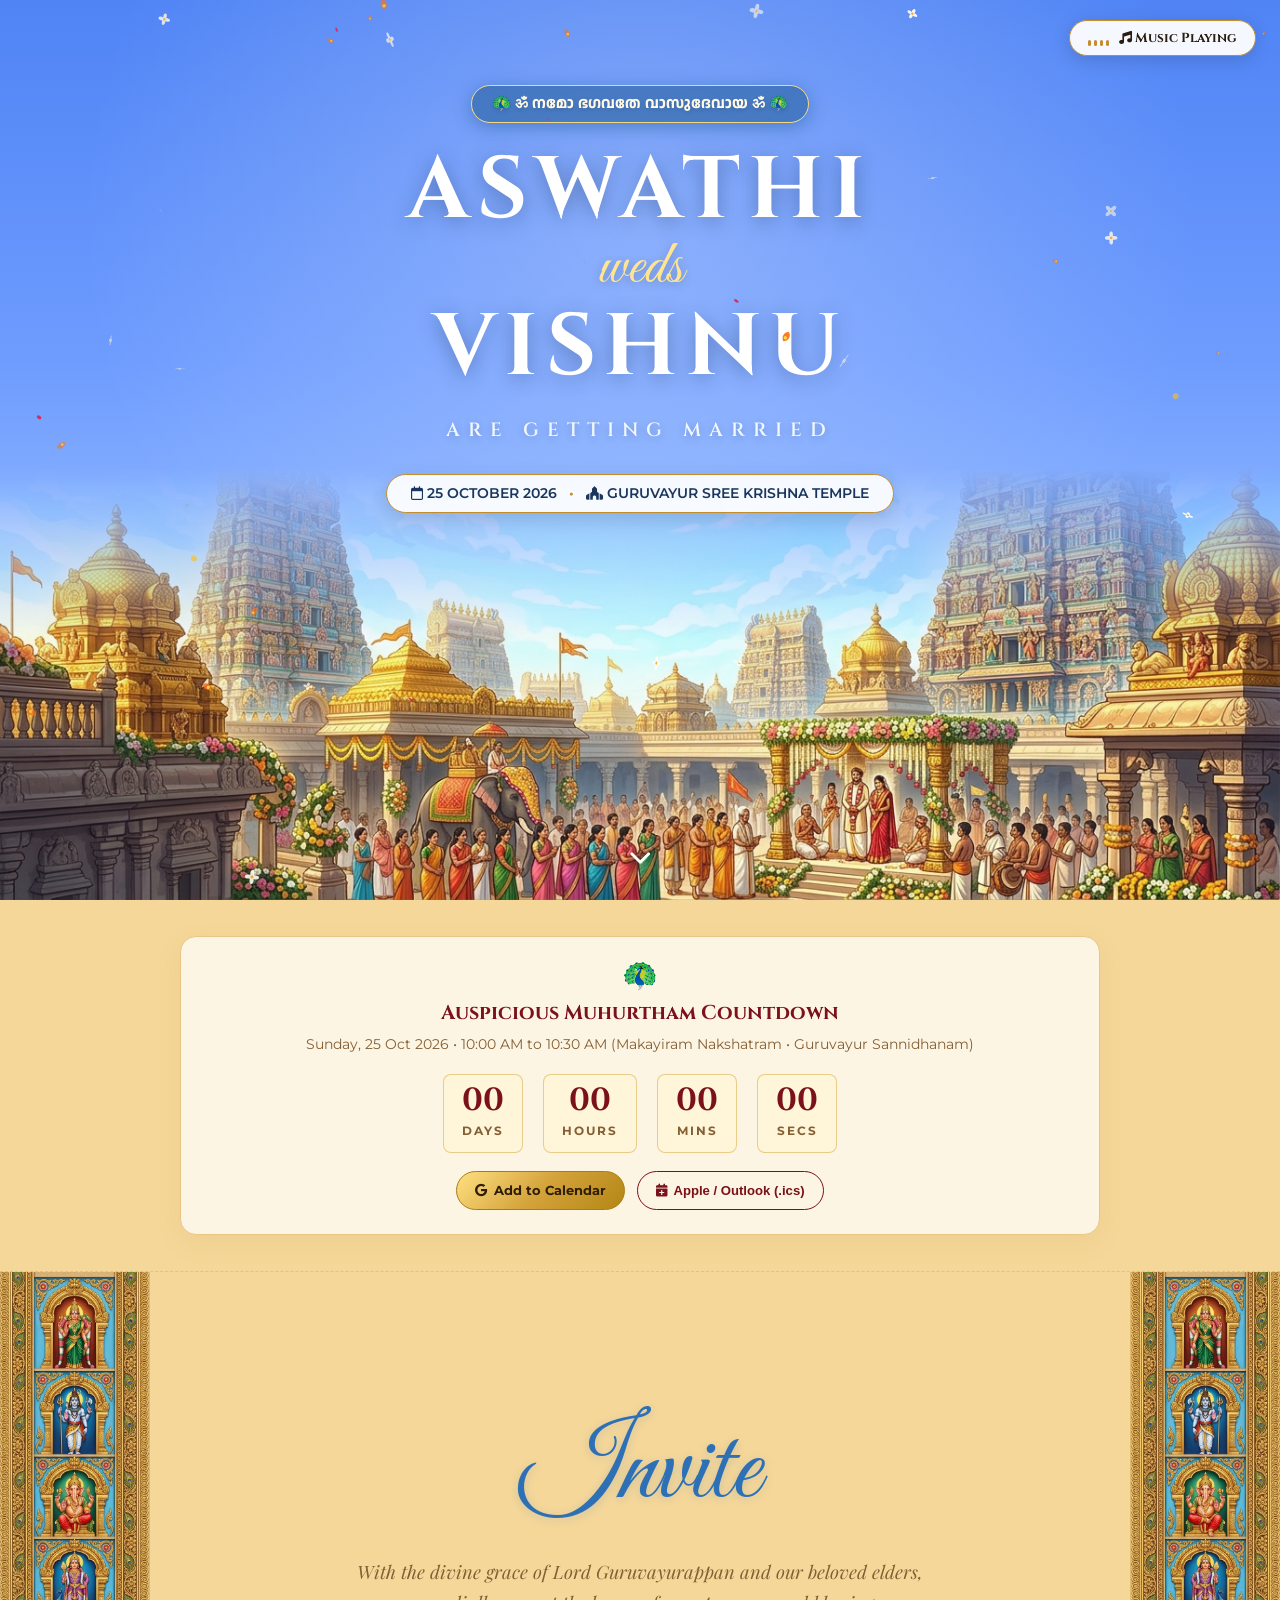
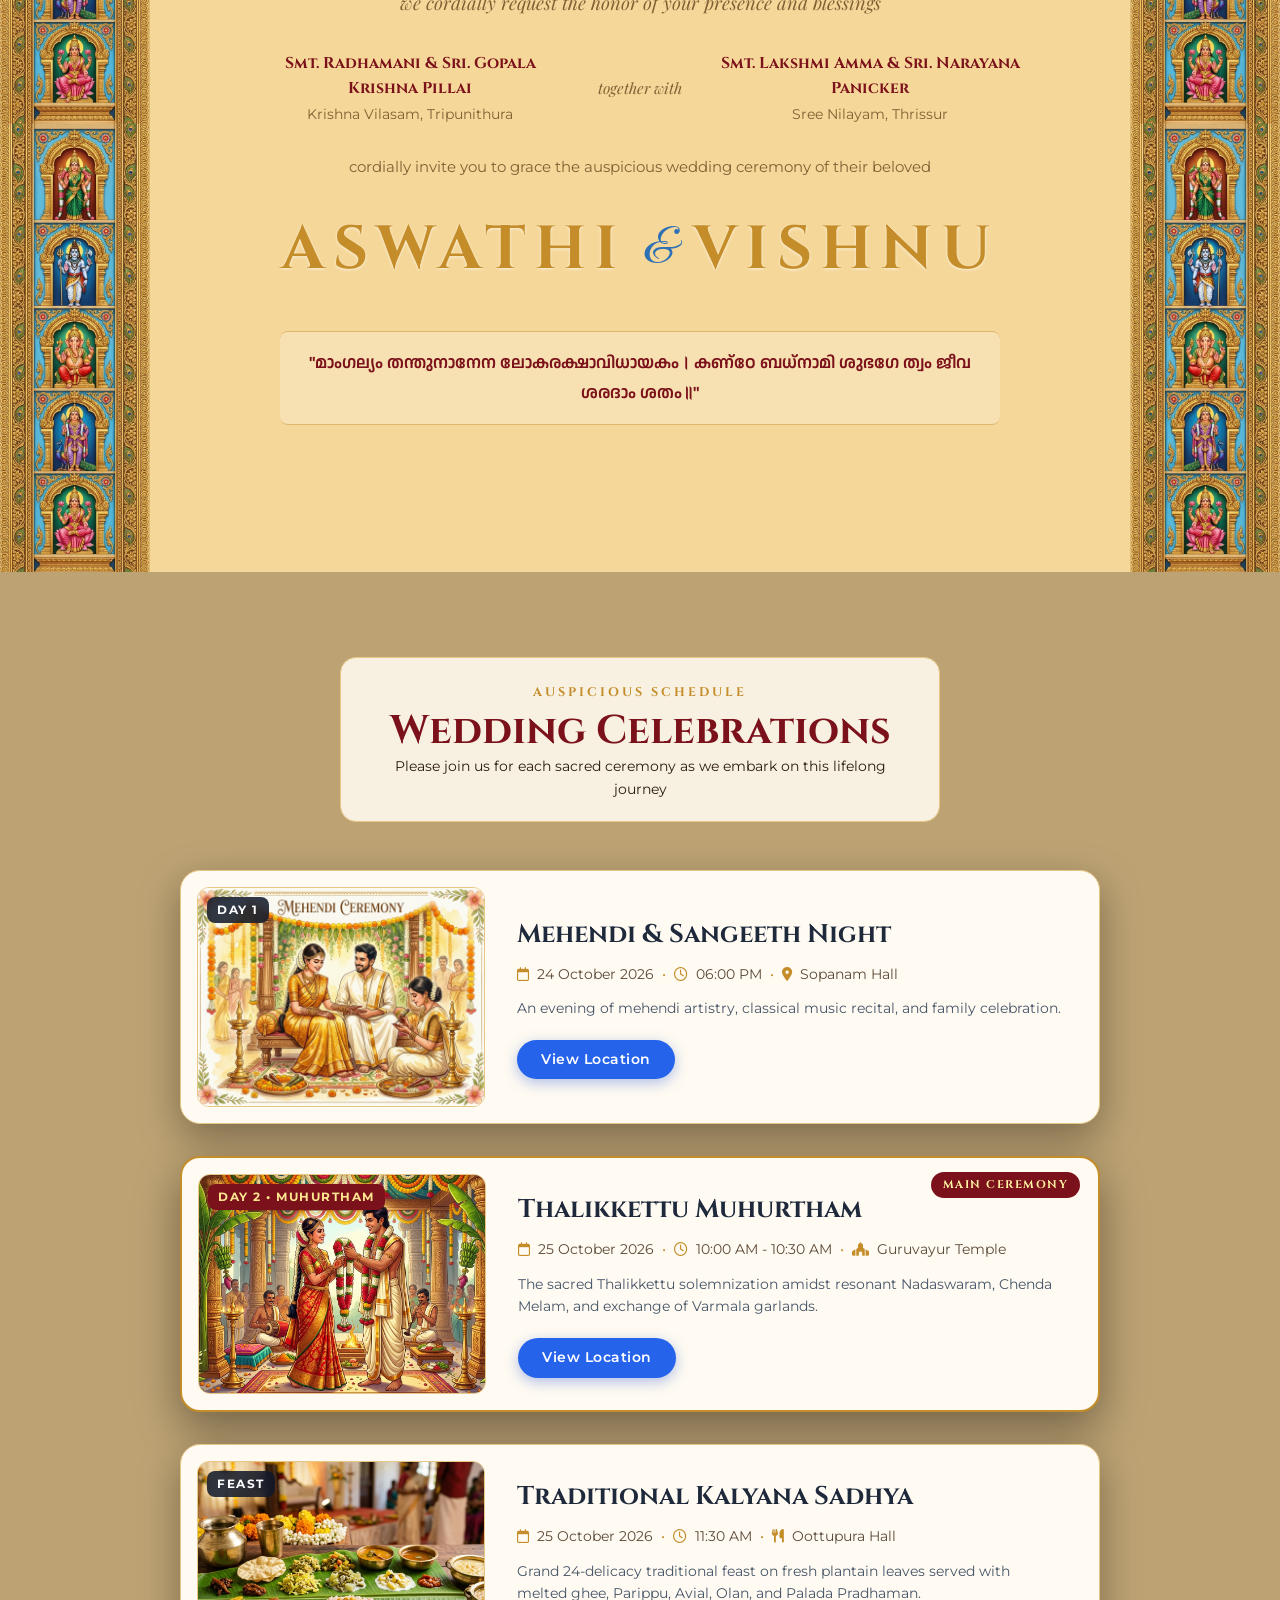
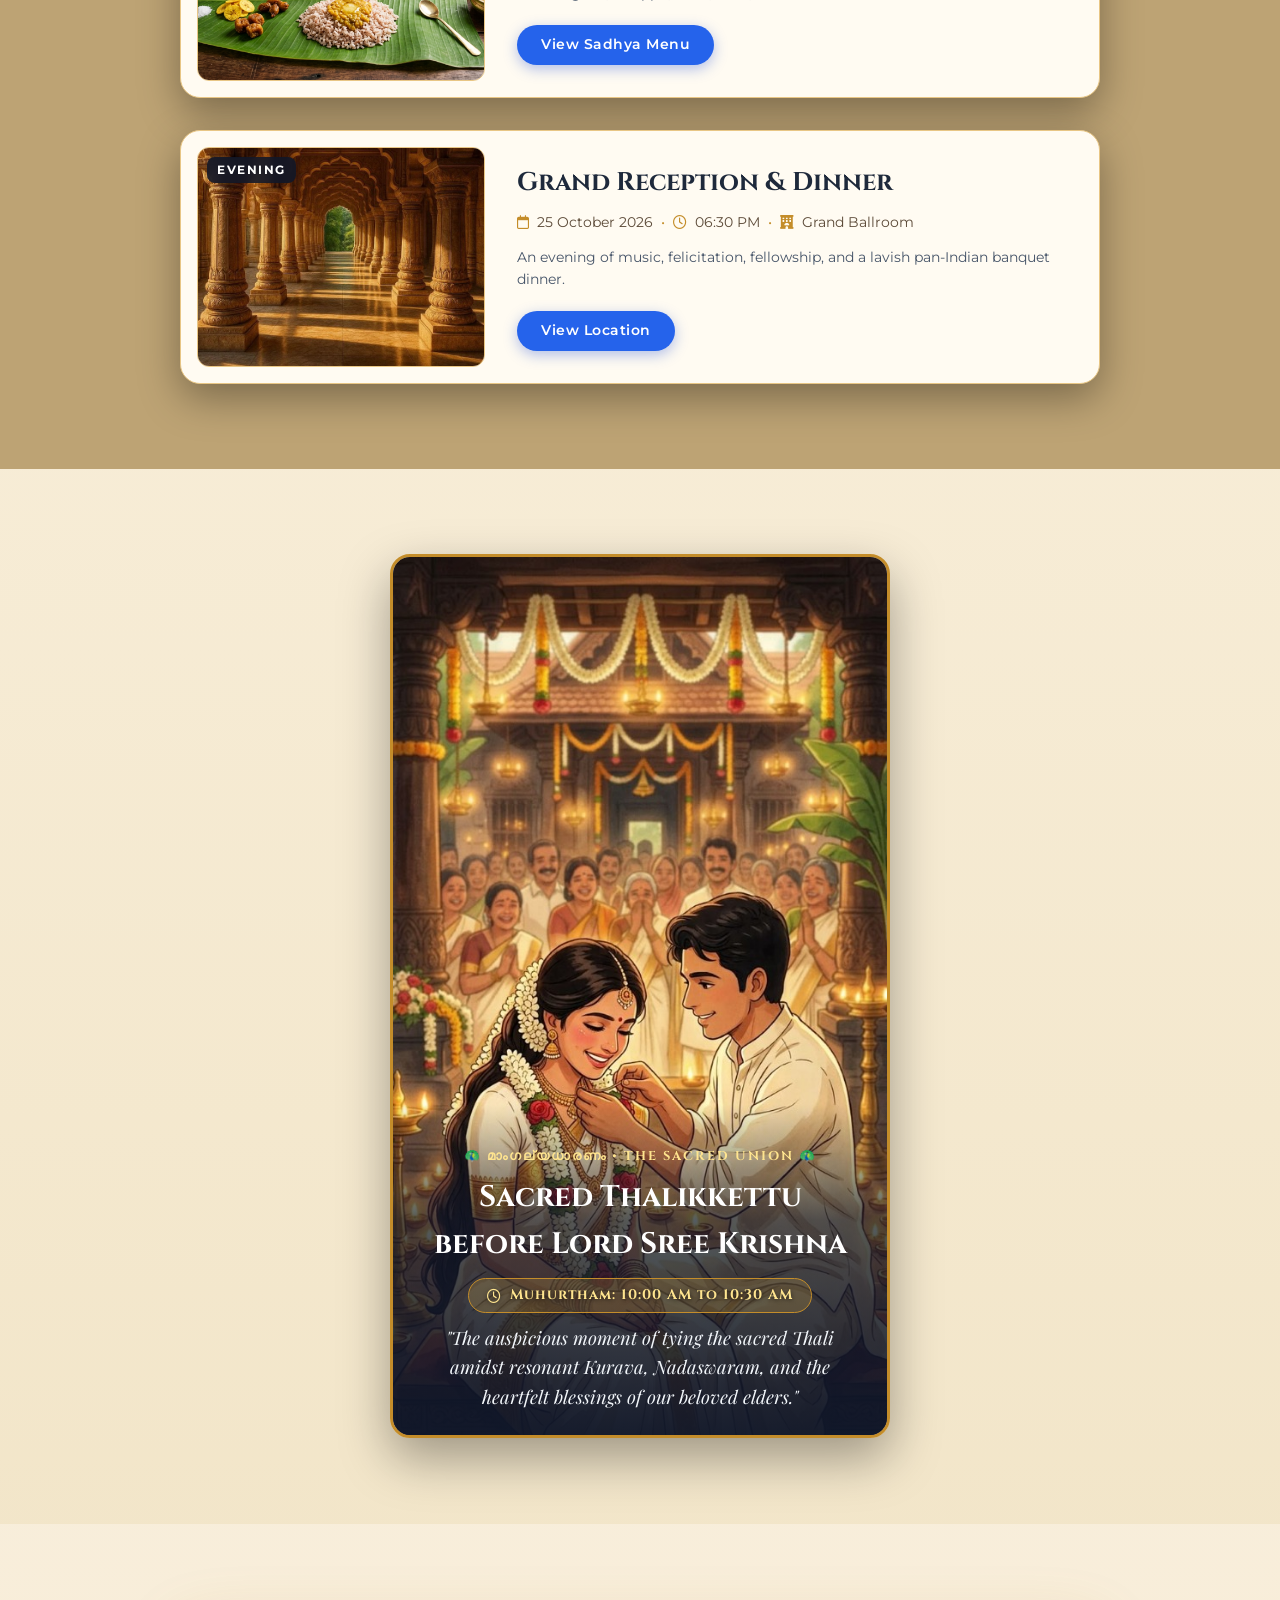
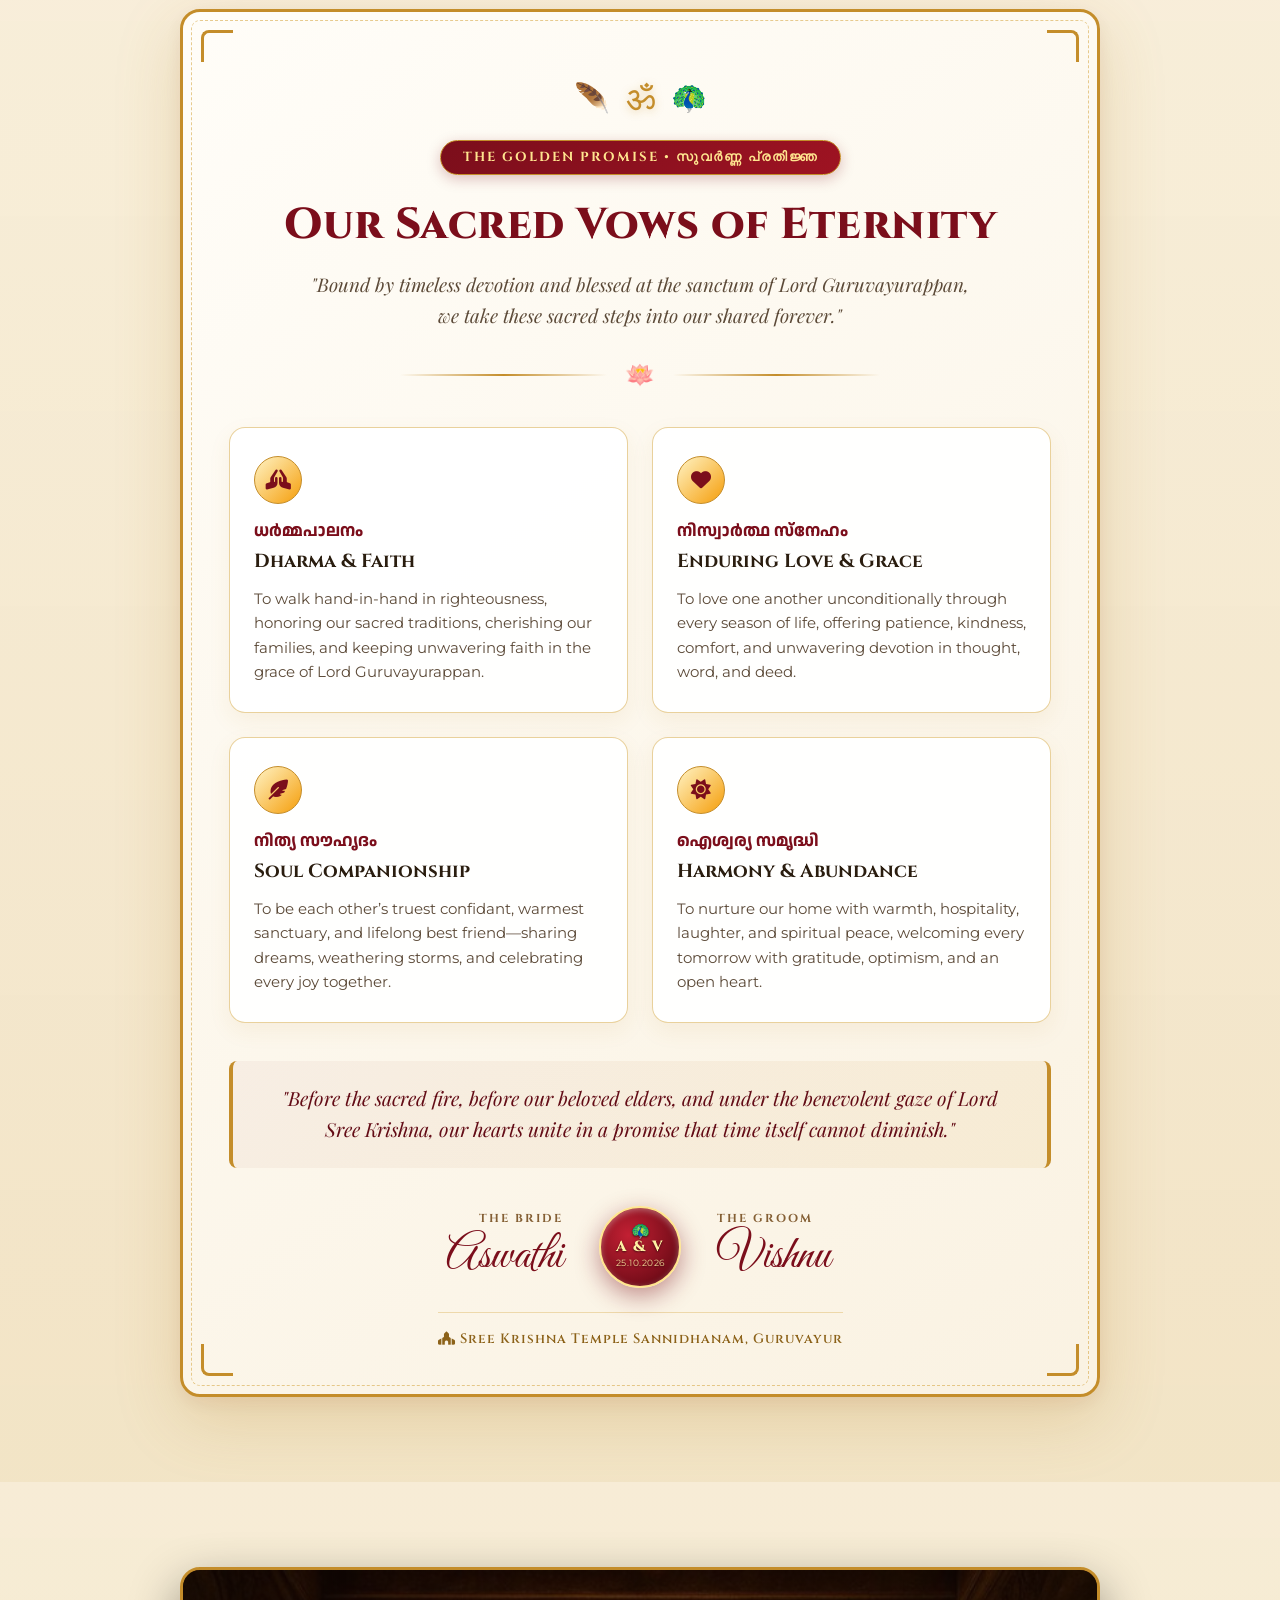
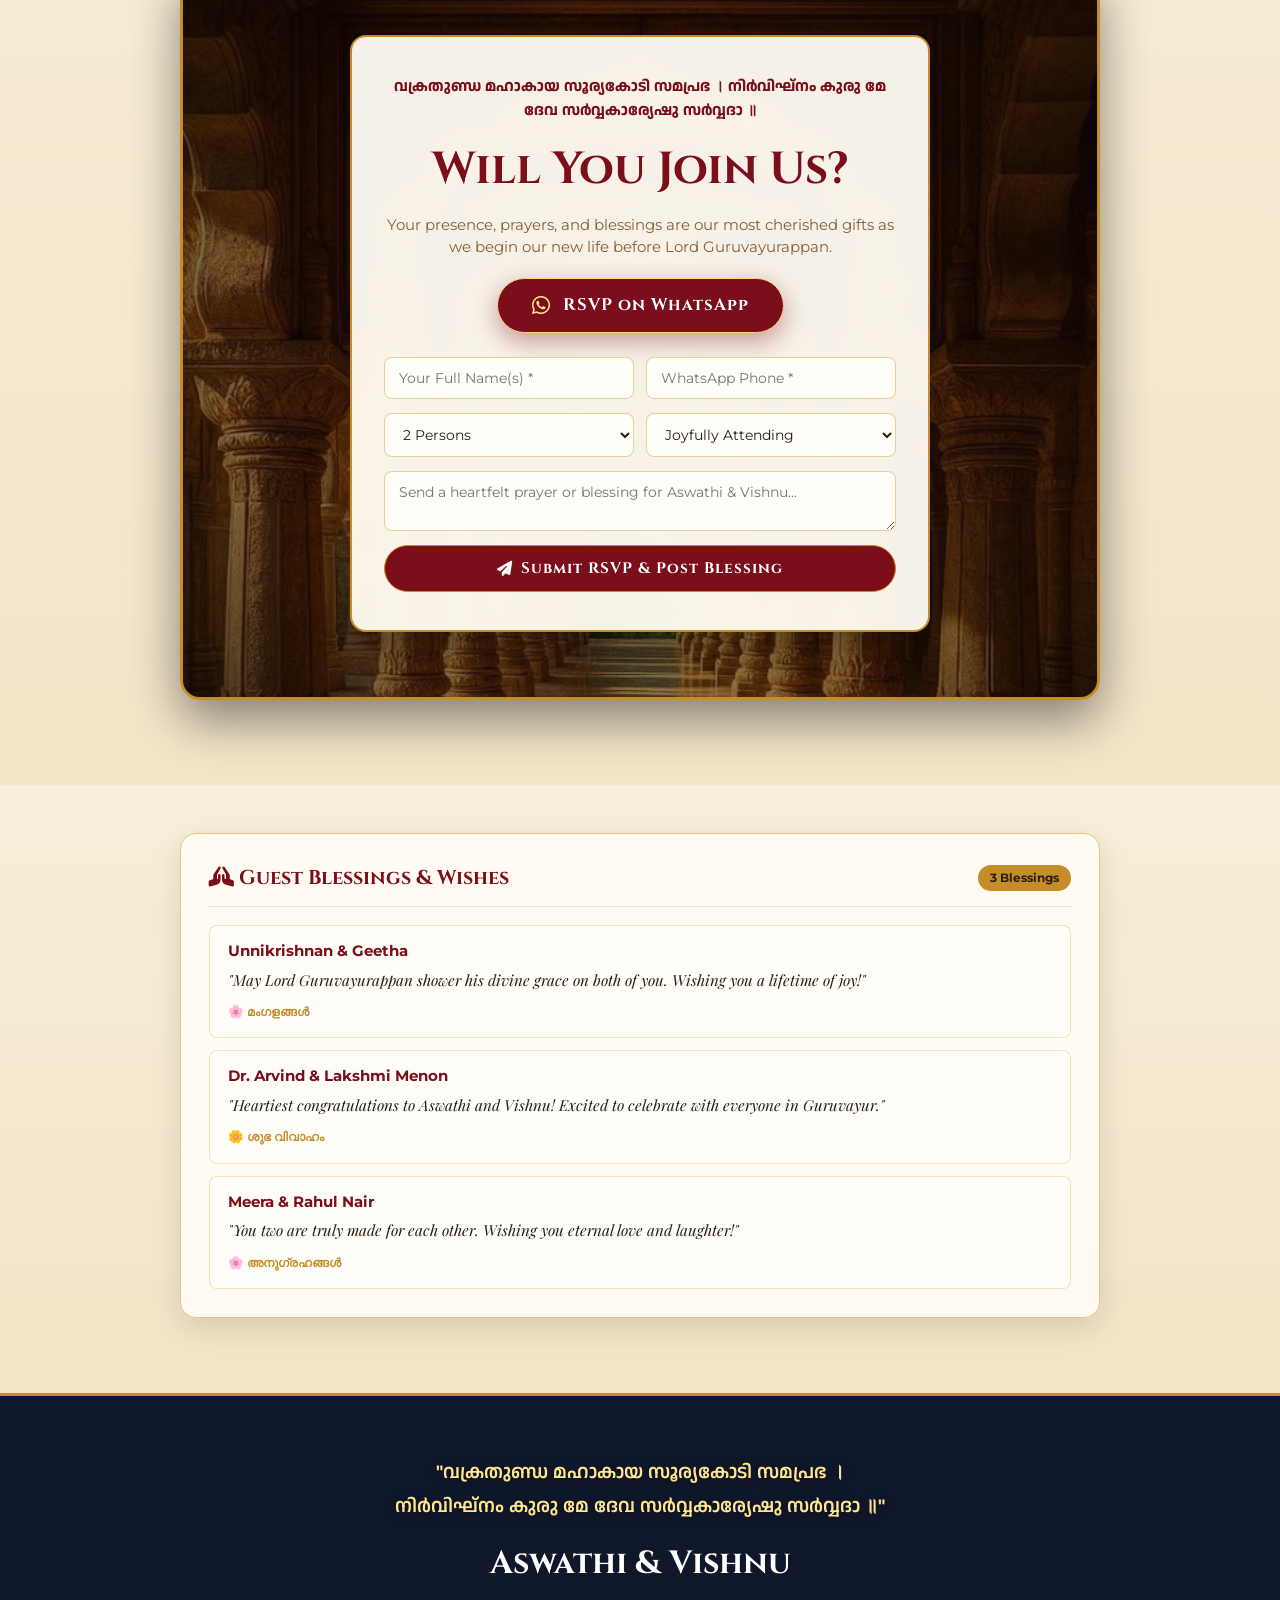
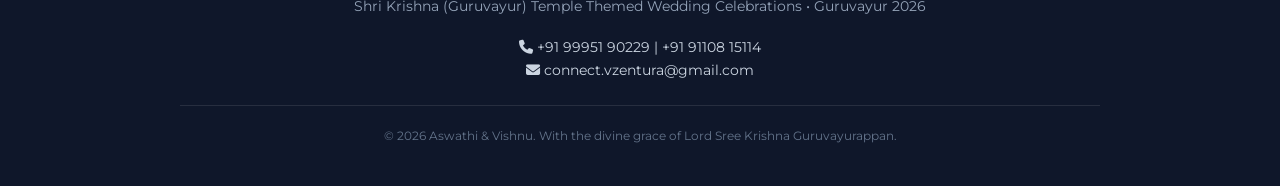
<file: index.html>
<!DOCTYPE html>
<html lang="en">
<head>
  <meta charset="UTF-8">
  <meta name="viewport" content="width=device-width, initial-scale=1.0">
  <title>Aswathi weds Vishnu | Shri Krishna (Guruvayur) Temple Themed Wedding Invitation</title>
  <meta name="description" content="Join us in celebrating the sacred Shri Krishna (Guruvayur) temple wedding of Aswathi and Vishnu. Complete itinerary, ceremonies, and RSVP.">

  <!-- OpenGraph Meta Tags -->
  <meta property="og:title" content="Aswathi weds Vishnu | Shri Krishna Temple Wedding Invitation">
  <meta property="og:description" content="With the divine grace of Lord Guruvayurappan, we cordially invite you to our wedding ceremonies.">
  <meta property="og:image" content="assets/images/krishna_diorama_mandap.jpg">
  <meta property="og:type" content="website">

  <!-- Google Fonts -->
  <link rel="preconnect" href="https://fonts.googleapis.com">
  <link rel="preconnect" href="https://fonts.gstatic.com" crossorigin>
  <link href="https://fonts.googleapis.com/css2?family=Cinzel:wght@500;600;700;800;900&family=Great+Vibes&family=Montserrat:wght@300;400;500;600;700&family=Playfair+Display:ital,wght@0,500;0,600;0,700;1,400;1,600&family=Anek+Malayalam:wght@400;600;700&display=swap" rel="stylesheet">

  <!-- FontAwesome Icons -->
  <link rel="stylesheet" href="https://cdnjs.cloudflare.com/ajax/libs/font-awesome/6.4.0/css/all.min.css">

  <link rel="stylesheet" href="styles.css">
</head>
<body class="krishna-theme">

  <!-- Auspicious Falling Flower Petals Canvas -->
  <canvas id="petalsCanvas" class="flower-petals-canvas" aria-hidden="true"></canvas>

  <!-- Floating Audio Player Control -->
  <div class="audio-control-wrap" id="audioWrap">
    <button id="audioToggleBtn" class="audio-toggle-btn" aria-label="Toggle Wedding Song">
      <div class="sound-wave">
        <span class="bar"></span>
        <span class="bar"></span>
        <span class="bar"></span>
        <span class="bar"></span>
      </div>
      <span class="audio-label">
        <i class="fa-solid fa-music"></i>
        <span id="audioStatusText">Wedding Song</span>
      </span>
    </button>
  </div>

  <!-- Background Audio Element with Downloaded YouTube Audio Track -->
  <audio id="weddingAudio" loop preload="auto">
    <source src="assets/audio/wedding_song.m4a" type="audio/mp4">
    <source src="assets/audio/wedding_song.webm" type="audio/webm">
  </audio>

  <!-- MAIN PAGE WRAPPER -->
  <div class="page-content-wrapper">

    <!-- HERO SECTION (EXACT REFERENCE: BLUE SKY, GURUVAYUR KRISHNA TEMPLE & SACRED TYPOGRAPHY) -->
    <header class="meenakshi-hero-section krishna-hero" id="hero">
      <div class="sky-clouds-overlay"></div>
      
      <!-- Central Typography -->
      <div class="hero-center-box">
        <div class="sacred-ganesha-badge krishna-badge">
          <span>🦚 ॐ നമോ ഭഗവതേ വാസുദേവായ ॐ 🦚</span>
        </div>
        
        <h1 class="hero-groom-name">ASWATHI</h1>
        <span class="hero-weds-script">weds</span>
        <h1 class="hero-bride-name">VISHNU</h1>
        
        <p class="hero-getting-married">ARE GETTING MARRIED</p>

        <div class="hero-date-ribbon">
          <span><i class="fa-regular fa-calendar"></i> 25 OCTOBER 2026</span>
          <span class="bullet">•</span>
          <span><i class="fa-solid fa-place-of-worship"></i> GURUVAYUR SREE KRISHNA TEMPLE</span>
        </div>
      </div>

      <!-- Bottom Gopuram Spire Horizon -->
      <div class="hero-gopuram-bottom">
        <img src="assets/images/meenakshi_hero_sky.jpg" alt="South Indian Temple Gopuram rising into sky" class="hero-gopuram-img">
      </div>

      <a href="#invite" class="scroll-down-arrow" aria-label="Scroll Down">
        <i class="fa-solid fa-chevron-down"></i>
      </a>
    </header>

    <!-- LIVE MUHURTHAM COUNTDOWN STRIP -->
    <section class="muhurtham-strip-section">
      <div class="container-content">
        <div class="countdown-strip-card">
          <div class="strip-header">
            <span class="om-icon">🦚</span>
            <h3>Auspicious Muhurtham Countdown</h3>
            <p>Sunday, 25 Oct 2026 • 10:00 AM to 10:30 AM (Makayiram Nakshatram • Guruvayur Sannidhanam)</p>
          </div>
          <div class="strip-timer-grid">
            <div class="strip-time-unit">
              <span class="val" id="cdDays">00</span>
              <span class="lbl">DAYS</span>
            </div>
            <div class="strip-time-unit">
              <span class="val" id="cdHours">00</span>
              <span class="lbl">HOURS</span>
            </div>
            <div class="strip-time-unit">
              <span class="val" id="cdMinutes">00</span>
              <span class="lbl">MINS</span>
            </div>
            <div class="strip-time-unit">
              <span class="val" id="cdSeconds">00</span>
              <span class="lbl">SECS</span>
            </div>
          </div>
          <div class="strip-calendar-links">
            <a id="addToGCalBtn" href="#" target="_blank" rel="noopener noreferrer" class="btn-sm-gold">
              <i class="fa-brands fa-google"></i> Add to Calendar
            </a>
            <button id="downloadIcsBtn" class="btn-sm-outline">
              <i class="fa-solid fa-calendar-plus"></i> Apple / Outlook (.ics)
            </button>
          </div>
        </div>
      </div>
    </section>

    <!-- THE FORMAL "INVITE" SECTION (WARM SANDALWOOD GOLD PARCHMENT FLANKED BY PILLARS) -->
    <section class="formal-invite-section" id="invite">
      <div class="pillar-flank pillar-left" aria-hidden="true"></div>
      <div class="pillar-flank pillar-right" aria-hidden="true"></div>
      <div class="container-content">
        <div class="invite-inner-content">
          
          <!-- Calligraphic Teal-Blue "Invite" Header from Reel -->
          <h2 class="script-invite-title">Invite</h2>
          
          <p class="invite-blessing-intro">
            With the divine grace of Lord Guruvayurappan and our beloved elders,<br>
            we cordially request the honor of your presence and blessings
          </p>

          <div class="families-formal-box">
            <div class="family-side">
              <h4>Smt. Radhamani &amp; Sri. Gopala Krishna Pillai</h4>
              <p>Krishna Vilasam, Tripunithura</p>
            </div>
            <div class="together-knot">
              <span>together with</span>
            </div>
            <div class="family-side">
              <h4>Smt. Lakshmi Amma &amp; Sri. Narayana Panicker</h4>
              <p>Sree Nilayam, Thrissur</p>
            </div>
          </div>

          <p class="invite-to-grace">
            cordially invite you to grace the auspicious wedding ceremony of their beloved
          </p>

          <div class="formal-couple-names">
            <h3>ASWATHI</h3>
            <span class="amp">&amp;</span>
            <h3>VISHNU</h3>
          </div>

          <div class="shloka-banner">
            <p class="malayalam-shloka">"മാംഗല്യം തന്തുനാനേന ലോകരക്ഷാവിധായകം। കണ്ഠേ ബധ്നാമി ശുഭഗേ ത്വം ജീവ ശരദാം ശതം॥"</p>
          </div>
        </div>
      </div>
    </section>

    <!-- ITINERARY & EVENTS SHOWCASE (EXACT REFERENCE: SLIDE 3 - GOPURAM SCULPTURES WALLPAPER BACKGROUND) -->
    <section class="events-itinerary-section" id="events">
      <div class="events-wallpaper-overlay"></div>
      <div class="container-content">
        <div class="section-title-wrap">
          <span class="sub-tag">AUSPICIOUS SCHEDULE</span>
          <h2 class="main-heading">Wedding Celebrations</h2>
          <p class="heading-desc">Please join us for each sacred ceremony as we embark on this lifelong journey</p>
        </div>

        <div class="events-cards-stack">
          <!-- Event 1: Nischayam / Mehendi & Sangeeth -->
          <div class="event-horizontal-card">
            <div class="event-card-media">
              <img src="assets/images/mehendi_art.jpg" alt="Mehendi and Nischayam Ceremony" class="event-img">
              <div class="event-media-badge">DAY 1</div>
            </div>
            <div class="event-card-body">
              <h3 class="event-name">Mehendi &amp; Sangeeth Night</h3>
              <div class="event-meta-row">
                <span><i class="fa-regular fa-calendar"></i> 24 October 2026</span>
                <span class="dot">•</span>
                <span><i class="fa-regular fa-clock"></i> 06:00 PM</span>
                <span class="dot">•</span>
                <span><i class="fa-solid fa-location-dot"></i> Sopanam Hall</span>
              </div>
              <p class="event-blurb">
                An evening of mehendi artistry, classical music recital, and family celebration.
              </p>
              <div class="event-card-actions">
                <a href="https://maps.google.com/?q=Guruvayur+Temple+East+Nada" target="_blank" rel="noopener noreferrer" class="btn-pill-blue">
                  View Location
                </a>
              </div>
            </div>
          </div>

          <!-- Event 2: Main Ceremony - Thalikkettu Muhurtham -->
          <div class="event-horizontal-card featured-event">
            <div class="featured-ribbon">MAIN CEREMONY</div>
            <div class="event-card-media">
              <img src="assets/images/meenakshi_mandap.jpg" alt="Auspicious Thalikkettu Muhurtham" class="event-img">
              <div class="event-media-badge golden">DAY 2 • MUHURTHAM</div>
            </div>
            <div class="event-card-body">
              <h3 class="event-name">Thalikkettu Muhurtham</h3>
              <div class="event-meta-row">
                <span><i class="fa-regular fa-calendar"></i> 25 October 2026</span>
                <span class="dot">•</span>
                <span><i class="fa-regular fa-clock"></i> 10:00 AM - 10:30 AM</span>
                <span class="dot">•</span>
                <span><i class="fa-solid fa-place-of-worship"></i> Guruvayur Temple</span>
              </div>
              <p class="event-blurb">
                The sacred Thalikkettu solemnization amidst resonant Nadaswaram, Chenda Melam, and exchange of Varmala garlands.
              </p>
              <div class="event-card-actions">
                <a href="https://maps.google.com/?q=Guruvayur+Temple+East+Nada" target="_blank" rel="noopener noreferrer" class="btn-pill-blue">
                  View Location
                </a>
              </div>
            </div>
          </div>

          <!-- Event 3: Traditional Kalyana Sadhya -->
          <div class="event-horizontal-card">
            <div class="event-card-media">
              <img src="assets/images/sadhya.jpg" alt="Traditional Kalyana Sadhya on Banana Leaf" class="event-img">
              <div class="event-media-badge">FEAST</div>
            </div>
            <div class="event-card-body">
              <h3 class="event-name">Traditional Kalyana Sadhya</h3>
              <div class="event-meta-row">
                <span><i class="fa-regular fa-calendar"></i> 25 October 2026</span>
                <span class="dot">•</span>
                <span><i class="fa-regular fa-clock"></i> 11:30 AM</span>
                <span class="dot">•</span>
                <span><i class="fa-solid fa-utensils"></i> Oottupura Hall</span>
              </div>
              <p class="event-blurb">
                Grand 24-delicacy traditional feast on fresh plantain leaves served with melted ghee, Parippu, Avial, Olan, and Palada Pradhaman.
              </p>
              <div class="event-card-actions">
                <a href="#sadhyaMenu" class="btn-pill-blue">
                  View Sadhya Menu
                </a>
              </div>
            </div>
          </div>

          <!-- Event 4: Grand Reception -->
          <div class="event-horizontal-card">
            <div class="event-card-media">
              <img src="assets/images/temple_corridor_arch.jpg" alt="Grand Reception and Dinner at Illuminated Temple Corridor" class="event-img">
              <div class="event-media-badge">EVENING</div>
            </div>
            <div class="event-card-body">
              <h3 class="event-name">Grand Reception &amp; Dinner</h3>
              <div class="event-meta-row">
                <span><i class="fa-regular fa-calendar"></i> 25 October 2026</span>
                <span class="dot">•</span>
                <span><i class="fa-regular fa-clock"></i> 06:30 PM</span>
                <span class="dot">•</span>
                <span><i class="fa-solid fa-hotel"></i> Grand Ballroom</span>
              </div>
              <p class="event-blurb">
                An evening of music, felicitation, fellowship, and a lavish pan-Indian banquet dinner.
              </p>
              <div class="event-card-actions">
                <a href="https://maps.google.com/?q=Thrissur+Kerala" target="_blank" rel="noopener noreferrer" class="btn-pill-blue">
                  View Location
                </a>
              </div>
            </div>
          </div>
        </div>
      </div>
    </section>

    <!-- SACRED THALIKKETTU CEREMONY SECTION (EXACT USER IMAGE 1) -->
    <section class="mandap-ceremony-section" id="varmala">
      <div class="container-content">
        <div class="mandap-artwork-card thalikkettu-moment-card">
          <div class="thalikkettu-frame">
            <img src="assets/images/kerala_thalikkettu_moment.jpg" alt="Sacred Thalikkettu Ceremony before Lord Sree Krishna" class="thalikkettu-img">
          </div>
          <div class="mandap-quote-overlay">
            <span class="diorama-tag">🦚 മാംഗല്യധാരണം • THE SACRED UNION 🦚</span>
            <h3>Sacred Thalikkettu before Lord Sree Krishna</h3>
            <div class="thalikkettu-time-ribbon">
              <i class="fa-regular fa-clock"></i> Muhurtham: 10:00 AM to 10:30 AM
            </div>
            <p>"The auspicious moment of tying the sacred Thali amidst resonant Kurava, Nadaswaram, and the heartfelt blessings of our beloved elders."</p>
          </div>
        </div>
      </div>
    </section>

    <!-- THE GOLDEN PROMISE (സുവർണ്ണ പ്രതിജ്ഞ) INVITATION CARD SECTION -->
    <section class="golden-promise-section" id="promise">
      <div class="container-content">
        
        <div class="golden-promise-card">
          <!-- Decorative Corner Flourishes -->
          <div class="corner-flourish top-left"></div>
          <div class="corner-flourish top-right"></div>
          <div class="corner-flourish bottom-left"></div>
          <div class="corner-flourish bottom-right"></div>

          <!-- Card Header & Auspicious Emblem -->
          <div class="promise-header">
            <div class="promise-crest">
              <span class="feather-icon">🪶</span>
              <span class="om-crest">ॐ</span>
              <span class="peacock-icon">🦚</span>
            </div>
            <div class="promise-badge">THE GOLDEN PROMISE • സുവർണ്ണ പ്രതിജ്ഞ</div>
            <h2 class="promise-main-title">Our Sacred Vows of Eternity</h2>
            <p class="promise-sub-lead">
              "Bound by timeless devotion and blessed at the sanctum of Lord Guruvayurappan, we take these sacred steps into our shared forever."
            </p>
          </div>

          <!-- Ornate Gold Divider -->
          <div class="promise-ornate-divider">
            <span class="divider-line"></span>
            <span class="divider-lotus">🪷</span>
            <span class="divider-line"></span>
          </div>

          <!-- The Four Pillars of the Golden Promise -->
          <div class="promise-pillars-grid">
            
            <!-- Pillar 1 -->
            <div class="pillar-card">
              <div class="pillar-icon-box">
                <i class="fa-solid fa-hands-praying"></i>
              </div>
              <span class="pillar-malayalam">ധർമ്മപാലനം</span>
              <h3 class="pillar-title">Dharma &amp; Faith</h3>
              <p class="pillar-text">
                To walk hand-in-hand in righteousness, honoring our sacred traditions, cherishing our families, and keeping unwavering faith in the grace of Lord Guruvayurappan.
              </p>
            </div>

            <!-- Pillar 2 -->
            <div class="pillar-card">
              <div class="pillar-icon-box">
                <i class="fa-solid fa-heart"></i>
              </div>
              <span class="pillar-malayalam">നിസ്വാർത്ഥ സ്നേഹം</span>
              <h3 class="pillar-title">Enduring Love &amp; Grace</h3>
              <p class="pillar-text">
                To love one another unconditionally through every season of life, offering patience, kindness, comfort, and unwavering devotion in thought, word, and deed.
              </p>
            </div>

            <!-- Pillar 3 -->
            <div class="pillar-card">
              <div class="pillar-icon-box">
                <i class="fa-solid fa-feather-pointed"></i>
              </div>
              <span class="pillar-malayalam">നിത്യ സൗഹൃദം</span>
              <h3 class="pillar-title">Soul Companionship</h3>
              <p class="pillar-text">
                To be each other’s truest confidant, warmest sanctuary, and lifelong best friend—sharing dreams, weathering storms, and celebrating every joy together.
              </p>
            </div>

            <!-- Pillar 4 -->
            <div class="pillar-card">
              <div class="pillar-icon-box">
                <i class="fa-solid fa-sun"></i>
              </div>
              <span class="pillar-malayalam">ഐശ്വര്യ സമൃദ്ധി</span>
              <h3 class="pillar-title">Harmony &amp; Abundance</h3>
              <p class="pillar-text">
                To nurture our home with warmth, hospitality, laughter, and spiritual peace, welcoming every tomorrow with gratitude, optimism, and an open heart.
              </p>
            </div>

          </div>

          <!-- Solemn Pledge Quote -->
          <div class="promise-quote-box">
            <p class="promise-quote-body">
              "Before the sacred fire, before our beloved elders, and under the benevolent gaze of Lord Sree Krishna, our hearts unite in a promise that time itself cannot diminish."
            </p>
          </div>

          <!-- Royal Wax Seal & Signatures Block -->
          <div class="promise-signature-block">
            <div class="signature-column bride">
              <span class="sig-label">THE BRIDE</span>
              <span class="sig-name">Aswathi</span>
            </div>

            <div class="promise-wax-seal">
              <div class="seal-inner">
                <span class="seal-symbol">🦚</span>
                <span class="seal-monogram">A &amp; V</span>
                <span class="seal-date">25.10.2026</span>
              </div>
            </div>

            <div class="signature-column groom">
              <span class="sig-label">THE GROOM</span>
              <span class="sig-name">Vishnu</span>
            </div>
          </div>

          <!-- Bottom Auspicious Ribbon -->
          <div class="promise-location-ribbon">
            <span><i class="fa-solid fa-place-of-worship"></i> Sree Krishna Temple Sannidhanam, Guruvayur</span>
          </div>

        </div>

      </div>
    </section>

    <!-- GOLDEN TEMPLE CORRIDOR ARCH RSVP SECTION (EXACT USER IMAGE 2) -->
    <section class="will-you-join-section krishna-rsvp-section" id="rsvp">
      <div class="krishna-arch-container">
        
        <div class="temple-corridor-rsvp-card">
          <!-- Ambient lighting & vignette backdrop overlay -->
          <div class="corridor-card-backdrop"></div>

          <!-- Inside the Arch: Invitation Card -->
          <div class="scalloped-arch-content-overlay">
            <div class="arch-invitation-badge">
              <span class="om-tag">വക്രതുണ്ഡ മഹാകായ സൂര്യകോടി സമപ്രഭ । നിർവിഘ്നം കുരു മേ ദേവ സർവ്വകാര്യേഷു സർവ്വദാ ॥</span>
              <h2 class="will-you-title">Will You Join Us?</h2>
              <p class="will-you-sub">
                Your presence, prayers, and blessings are our most cherished gifts as we begin our new life before Lord Guruvayurappan.
              </p>
            </div>

            <!-- WhatsApp RSVP CTA with updated phone -->
            <div class="whatsapp-rsvp-cta">
              <a id="shareWhatsappBtn" href="https://wa.me/919995190229?text=Namaskaram!%20I%20will%20be%20attending%20Aswathi%20%26%20Vishnu's%20Wedding%20at%20Guruvayur%20Temple." target="_blank" rel="noopener noreferrer" class="btn-whatsapp-red">
                <i class="fa-brands fa-whatsapp"></i> RSVP on WhatsApp
              </a>
            </div>

            <!-- Interactive Attendance Form -->
            <form id="weddingRsvpForm" class="clean-rsvp-form arch-embedded-form">
              <div class="form-grid-2">
                <input type="text" id="guestName" required placeholder="Your Full Name(s) *">
                <input type="tel" id="guestPhone" required placeholder="WhatsApp Phone *">
              </div>
              <div class="form-grid-2">
                <select id="guestCount" required>
                  <option value="1">1 Person</option>
                  <option value="2" selected>2 Persons</option>
                  <option value="3">3 Persons</option>
                  <option value="4+">4+ Family Members</option>
                </select>
                <select id="guestAttendance" required>
                  <option value="Joyfully Attending" selected>Joyfully Attending</option>
                  <option value="Regretfully Cannot Attend">Sending Blessings from Afar</option>
                </select>
              </div>
              <textarea id="guestBlessing" rows="2" placeholder="Send a heartfelt prayer or blessing for Aswathi & Vishnu..."></textarea>
              
              <button type="submit" class="btn-submit-guest">
                <i class="fa-solid fa-paper-plane"></i> Submit RSVP &amp; Post Blessing
              </button>

              <div id="rsvpSuccessMsg" class="rsvp-success-msg hidden">
                <i class="fa-solid fa-circle-check"></i>
                <span>Thank you! Your RSVP and blessings have been received with love.</span>
              </div>
            </form>
          </div>
        </div>

      </div>
    </section>

    <!-- LIVE GUEST BLESSINGS WALL -->
    <section class="blessings-wall-section">
      <div class="container-content">
        <div class="blessings-wall-card">
          <div class="wall-title-bar">
            <h3><i class="fa-solid fa-hands-praying"></i> Guest Blessings &amp; Wishes</h3>
            <span class="badge" id="blessingCountBadge">4 Blessings</span>
          </div>
          <div class="blessings-scroll-box" id="blessingsList">
            <div class="b-card">
              <strong>Unnikrishnan &amp; Geetha</strong>
              <p>"May Lord Guruvayurappan shower his divine grace on both of you. Wishing you a lifetime of joy!"</p>
              <small>🌸 മംഗളങ്ങൾ</small>
            </div>
            <div class="b-card">
              <strong>Dr. Arvind &amp; Lakshmi Menon</strong>
              <p>"Heartiest congratulations to Aswathi and Vishnu! Excited to celebrate with everyone in Guruvayur."</p>
              <small>🌼 ശുഭ വിവാഹം</small>
            </div>
            <div class="b-card">
              <strong>Meera &amp; Rahul Nair</strong>
              <p>"You two are truly made for each other. Wishing you eternal love and laughter!"</p>
              <small>🌸 അനുഗ്രഹങ്ങൾ</small>
            </div>
          </div>
        </div>
      </div>
    </section>

    <!-- FOOTER -->
    <footer class="meenakshi-footer krishna-footer">
      <div class="container-content">
        <div class="footer-center">
          <p class="footer-shloka">"വക്രതുണ്ഡ മഹാകായ സൂര്യകോടി സമപ്രഭ ।<br>നിർവിഘ്നം കുരു മേ ദേവ സർവ്വകാര്യേഷു സർവ്വദാ ॥"</p>
          <h2>Aswathi &amp; Vishnu</h2>
          <p class="footer-tagline">Shri Krishna (Guruvayur) Temple Themed Wedding Celebrations • Guruvayur 2026</p>
          <div class="footer-contacts">
            <p><i class="fa-solid fa-phone"></i> +91 99951 90229 | +91 91108 15114</p>
            <p><i class="fa-solid fa-envelope"></i> connect.vzentura@gmail.com</p>
          </div>
          <p class="copyright">© 2026 Aswathi &amp; Vishnu. With the divine grace of Lord Sree Krishna Guruvayurappan.</p>
        </div>
      </div>
    </footer>

  </div>

  <script src="script.js"></script>
</body>
</html>
</file>
<file: styles.css>
/* ==========================================================
   MEENAKSHI TEMPLE WEDDING INVITATION - EXACT REEL STYLING
   Reference: @artfulinvites Instagram Reel
   Palette: Warm Sandalwood Gold (#F8E7BE), Meenakshi Gopuram
            Sculpture Wallpaper, Sky Blue Hero, Royal Crimson Arch
   ========================================================== */

:root {
  --sandalwood-bg: #F5D799;
  --sandalwood-light: #F7DFAB;
  --sandalwood-dark: #ECC678;
  --cream-card: #FFFBF2;
  --card-border-gold: #E8C685;
  
  --script-blue: #2D70B6;
  --temple-gold: #C48D2A;
  --temple-gold-bright: #F5D77F;
  --text-bronze: #845F34;
  --text-dark: #2A1D0F;
  --text-muted: #5C4A38;
  
  --pill-blue: #2563EB;
  --pill-blue-hover: #1D4ED8;
  --btn-red: #7B0E1B;
  --btn-red-hover: #961222;

  --font-cinzel: 'Cinzel', serif;
  --font-script: 'Great Vibes', cursive;
  --font-editorial: 'Playfair Display', Georgia, serif;
  --font-body: 'Montserrat', -apple-system, sans-serif;
  --font-malayalam: 'Anek Malayalam', sans-serif;

  --shadow-card: 0 10px 30px rgba(0, 0, 0, 0.12);
  --shadow-float: 0 16px 45px rgba(0, 0, 0, 0.2);
  
  --radius-sm: 8px;
  --radius-md: 16px;
  --radius-lg: 20px;
  --radius-full: 9999px;
}

/* Base Reset */
*, *::before, *::after {
  box-sizing: border-box;
  margin: 0;
  padding: 0;
}

html {
  scroll-behavior: smooth;
  font-size: 16px;
}

/* ==========================================================
   SMOOTH SCROLL TRANSITIONS & ENTRANCE REVEAL EFFECTS
   ========================================================== */
.scroll-reveal {
  opacity: 0;
  transform: translateY(35px);
  transition: opacity 0.85s cubic-bezier(0.16, 1, 0.3, 1), transform 0.85s cubic-bezier(0.16, 1, 0.3, 1);
  will-change: opacity, transform;
}

.scroll-reveal.reveal-scale {
  transform: scale(0.94) translateY(24px);
}

.scroll-reveal.is-revealed {
  opacity: 1;
  transform: translate(0, 0) scale(1);
}

/* Staggered delay helpers */
.delay-1 { transition-delay: 0.12s; }
.delay-2 { transition-delay: 0.24s; }
.delay-3 { transition-delay: 0.36s; }
.delay-4 { transition-delay: 0.48s; }

/* Subtle floating pulse animation for badges & scroll arrow */
@keyframes floatSubtle {
  0%, 100% { transform: translateY(0); }
  50% { transform: translateY(-7px); }
}

.scroll-down-arrow a {
  display: inline-block;
  color: #FFF;
  text-shadow: 0 2px 10px rgba(0,0,0,0.5);
  animation: floatSubtle 2.5s ease-in-out infinite;
  transition: transform 0.3s ease;
}

.scroll-down-arrow a:hover {
  transform: translateY(4px);
}

@media (prefers-reduced-motion: reduce) {
  .scroll-reveal {
    opacity: 1 !important;
    transform: none !important;
    transition: none !important;
  }
}

body.krishna-theme,
body.meenakshi-theme {
  font-family: var(--font-body);
  background-color: var(--sandalwood-bg);
  background-image: 
    linear-gradient(180deg, rgba(247, 239, 222, 0.90) 0%, rgba(242, 231, 206, 0.92) 100%),
    url('assets/images/temple_vilakkumadom.jpg');
  background-attachment: fixed;
  background-size: cover;
  background-position: center center;
  color: var(--text-dark);
  line-height: 1.6;
  overflow-x: hidden;
  position: relative;
}

/* Page wrapper */
.page-content-wrapper {
  position: relative;
  width: 100%;
  margin: 0 auto;
}

.container-content {
  max-width: 960px;
  margin: 0 auto;
  padding: 0 20px;
}

/* ==========================================================
   AUSPICIOUS FALLING FLOWER PETALS CANVAS
   ========================================================== */
.flower-petals-canvas {
  position: fixed;
  top: 0;
  left: 0;
  width: 100vw;
  height: 100vh;
  pointer-events: none;
  z-index: 998; /* Sits gently over backgrounds, under interactive audio controls */
}

/* ==========================================================
   FLOATING AUDIO PLAYER
   ========================================================== */
.audio-control-wrap {
  position: fixed;
  top: 20px;
  right: 24px;
  z-index: 1000;
}

.audio-toggle-btn {
  display: flex;
  align-items: center;
  gap: 10px;
  background: rgba(255, 255, 255, 0.94);
  border: 1.5px solid var(--temple-gold);
  border-radius: var(--radius-full);
  padding: 8px 18px;
  cursor: pointer;
  box-shadow: 0 4px 18px rgba(0, 0, 0, 0.15);
  backdrop-filter: blur(8px);
  color: var(--text-dark);
  font-family: var(--font-cinzel);
  font-size: 0.82rem;
  font-weight: 700;
  transition: all 0.3s ease;
}

.audio-toggle-btn:hover {
  transform: translateY(-2px);
  box-shadow: 0 6px 24px rgba(212, 163, 59, 0.4);
}

.sound-wave {
  display: flex;
  align-items: flex-end;
  gap: 3px;
  height: 16px;
}

.sound-wave .bar {
  width: 3px;
  height: 6px;
  background: var(--temple-gold);
  border-radius: 2px;
  transition: height 0.2s ease;
}

.audio-toggle-btn.playing .sound-wave .bar:nth-child(1) { animation: wavePulse 0.9s infinite ease-in-out alternate; }
.audio-toggle-btn.playing .sound-wave .bar:nth-child(2) { animation: wavePulse 1.2s infinite ease-in-out alternate 0.2s; }
.audio-toggle-btn.playing .sound-wave .bar:nth-child(3) { animation: wavePulse 0.8s infinite ease-in-out alternate 0.4s; }
.audio-toggle-btn.playing .sound-wave .bar:nth-child(4) { animation: wavePulse 1.1s infinite ease-in-out alternate 0.1s; }

@keyframes wavePulse {
  0% { height: 4px; }
  100% { height: 16px; }
}

/* ==========================================================
   HERO SECTION (SLIDE 1 FROM REEL: BLUE SKY & GOPURAM)
   ========================================================== */
.meenakshi-hero-section {
  position: relative;
  min-height: 100vh;
  display: flex;
  flex-direction: column;
  align-items: center;
  justify-content: flex-start;
  padding-top: 85px;
  text-align: center;
  background: linear-gradient(180deg, #5084F5 0%, #6E9CFE 40%, #9BC1FF 75%, #E5F0FF 100%);
  overflow: hidden;
}

.sky-clouds-overlay {
  position: absolute;
  inset: 0;
  background: radial-gradient(circle at 50% 25%, rgba(255, 255, 255, 0.25) 0%, transparent 60%);
  pointer-events: none;
}

.hero-center-box {
  position: relative;
  z-index: 10;
  max-width: 800px;
  margin: 0 auto;
}

.sacred-ganesha-badge {
  display: inline-block;
  font-family: var(--font-malayalam);
  font-size: 0.95rem;
  font-weight: 700;
  color: #FFFDF8;
  background: rgba(255, 255, 255, 0.22);
  border: 1px solid rgba(255, 255, 255, 0.5);
  padding: 6px 20px;
  border-radius: var(--radius-full);
  margin-bottom: 24px;
  backdrop-filter: blur(6px);
  text-shadow: 0 2px 4px rgba(0,0,0,0.15);
}

.sacred-ganesha-badge.krishna-badge {
  background: rgba(15, 76, 129, 0.45);
  border: 1.5px solid #F5D77F;
  box-shadow: 0 4px 18px rgba(15, 76, 129, 0.4);
  color: #FFF9E6;
}

.hero-groom-name, .hero-bride-name {
  font-family: var(--font-cinzel);
  font-size: clamp(3.2rem, 6.8vw, 5.6rem);
  font-weight: 700;
  color: #FFFFFF;
  letter-spacing: 8px;
  line-height: 1;
  text-shadow: 0 4px 20px rgba(15, 38, 75, 0.35);
  margin: 0;
}

.hero-weds-script {
  display: block;
  font-family: var(--font-script);
  font-size: clamp(2.5rem, 4.8vw, 4rem);
  color: #FFE58F;
  text-shadow: 0 2px 10px rgba(0,0,0,0.2);
  margin: 4px 0;
  line-height: 1;
}

.hero-getting-married {
  font-family: var(--font-cinzel);
  font-size: clamp(0.9rem, 1.6vw, 1.2rem);
  letter-spacing: 8px;
  color: #F1F7FF;
  font-weight: 600;
  margin-top: 24px;
  text-shadow: 0 2px 8px rgba(0,0,0,0.2);
}

.hero-date-ribbon {
  display: inline-flex;
  align-items: center;
  gap: 12px;
  background: rgba(255, 255, 255, 0.92);
  border: 1px solid var(--temple-gold);
  border-radius: var(--radius-full);
  padding: 8px 24px;
  margin-top: 28px;
  font-size: 0.85rem;
  font-weight: 600;
  color: #1A365D;
  box-shadow: 0 6px 20px rgba(0, 0, 0, 0.12);
}

.hero-date-ribbon .bullet {
  color: var(--temple-gold);
}

.hero-gopuram-bottom {
  position: absolute;
  bottom: 0;
  left: 0;
  right: 0;
  height: 48vh;
  z-index: 5;
  pointer-events: none;
}

.hero-gopuram-img {
  width: 100%;
  height: 100%;
  object-fit: cover;
  object-position: bottom center;
  opacity: 0.95;
  mask-image: linear-gradient(to top, rgba(0,0,0,1) 60%, transparent 100%);
  -webkit-mask-image: linear-gradient(to top, rgba(0,0,0,1) 60%, transparent 100%);
}

.scroll-down-arrow {
  position: absolute;
  bottom: 24px;
  left: 50%;
  transform: translateX(-50%);
  z-index: 20;
  color: #FFF;
  font-size: 1.4rem;
  text-shadow: 0 2px 8px rgba(0,0,0,0.4);
  animation: bounceDown 2s infinite ease-in-out;
}

@keyframes bounceDown {
  0%, 100% { transform: translate(-50%, 0); }
  50% { transform: translate(-50%, 8px); }
}

/* ==========================================================
   COUNTDOWN STRIP
   ========================================================== */
.muhurtham-strip-section {
  padding: 36px 0;
  background: var(--sandalwood-bg);
  border-bottom: 1px dashed rgba(212, 163, 59, 0.4);
}

.countdown-strip-card {
  background: rgba(255, 251, 240, 0.85);
  border: 1.5px solid var(--card-border-gold);
  border-radius: var(--radius-md);
  padding: 24px 32px;
  box-shadow: 0 8px 25px rgba(180, 140, 60, 0.1);
  text-align: center;
}

.strip-header .om-icon {
  font-size: 1.8rem;
  color: var(--temple-gold);
  line-height: 1;
}

.strip-header h3 {
  font-family: var(--font-cinzel);
  font-size: 1.25rem;
  color: #7B111A;
  margin: 4px 0;
}

.strip-header p {
  font-size: 0.9rem;
  color: var(--text-bronze);
}

.strip-timer-grid {
  display: flex;
  justify-content: center;
  gap: 20px;
  margin: 18px 0;
}

.strip-time-unit {
  background: #FFF5D8;
  border: 1px solid rgba(212, 163, 59, 0.5);
  border-radius: var(--radius-sm);
  padding: 10px 18px;
  min-width: 80px;
}

.strip-time-unit .val {
  display: block;
  font-family: var(--font-cinzel);
  font-size: 2rem;
  font-weight: 700;
  color: #7B111A;
  line-height: 1;
}

.strip-time-unit .lbl {
  font-size: 0.72rem;
  font-weight: 700;
  letter-spacing: 2px;
  color: var(--text-bronze);
}

.strip-calendar-links {
  display: flex;
  justify-content: center;
  gap: 12px;
  flex-wrap: wrap;
}

.btn-sm-gold {
  background: linear-gradient(135deg, #FFE082 0%, #D4A33B 50%, #B38615 100%);
  color: #2F1E05;
  border: 1px solid #AA7C11;
  padding: 8px 18px;
  border-radius: var(--radius-full);
  font-size: 0.82rem;
  font-weight: 700;
  text-decoration: none;
  display: inline-flex;
  align-items: center;
  gap: 6px;
}

.btn-sm-outline {
  background: transparent;
  color: #7B111A;
  border: 1.5px solid #7B111A;
  padding: 8px 18px;
  border-radius: var(--radius-full);
  font-size: 0.82rem;
  font-weight: 700;
  cursor: pointer;
  display: inline-flex;
  align-items: center;
  gap: 6px;
}

/* ==========================================================
   THE FORMAL "INVITE" SECTION (SLIDE 2 FROM REEL)
   Exact match to laptop_crop_5s.png:
   - Unified Sandalwood Gold Background (#F5D799)
   - Left & Right Gopuram Carved Pillars with zero black border
   - Teal-Blue Calligraphic Script "Invite"
   - Golden serif couple names
   ========================================================== */
.formal-invite-section {
  position: relative;
  padding: 100px 0;
  background-color: var(--sandalwood-bg);
  min-height: 100vh;
  display: flex;
  align-items: center;
  justify-content: center;
  text-align: center;
  overflow: hidden;
}

.formal-invite-section .pillar-flank {
  position: absolute;
  top: 0;
  bottom: 0;
  width: 150px;
  z-index: 5;
  pointer-events: none;
}

.formal-invite-section .pillar-left {
  left: 0;
  background: url('assets/images/meenakshi_pillar.jpg') top center repeat-y;
  background-size: 100% auto;
  border-right: 1.5px solid rgba(196, 141, 42, 0.4);
}

.formal-invite-section .pillar-right {
  right: 0;
  background: url('assets/images/meenakshi_pillar_right.jpg') top center repeat-y;
  background-size: 100% auto;
  border-left: 1.5px solid rgba(196, 141, 42, 0.4);
}

.invite-inner-content {
  position: relative;
  z-index: 10;
  padding: 40px 24px;
  background: transparent;
  border: none;
  box-shadow: none;
  max-width: 820px;
  margin: 0 auto;
}

/* Exact Teal-Blue Calligraphic "Invite" Header */
.script-invite-title {
  font-family: var(--font-script);
  font-size: clamp(4.5rem, 8.5vw, 6.8rem);
  color: var(--script-blue);
  line-height: 1;
  margin-bottom: 28px;
  font-weight: 400;
  text-shadow: 0 2px 10px rgba(45, 112, 182, 0.2);
}

.invite-blessing-intro {
  font-family: var(--font-editorial);
  font-size: 1.15rem;
  color: var(--text-bronze);
  font-style: italic;
  margin-bottom: 32px;
  line-height: 1.7;
}

.families-formal-box {
  display: grid;
  grid-template-columns: 1fr auto 1fr;
  align-items: center;
  gap: 24px;
  max-width: 800px;
  margin: 0 auto 30px;
}

.family-side h4 {
  font-family: var(--font-cinzel);
  font-size: 0.98rem;
  font-weight: 700;
  color: #7B111A;
  margin-bottom: 2px;
}

.family-side p {
  font-size: 0.88rem;
  color: var(--text-bronze);
}

.together-knot {
  font-family: var(--font-editorial);
  font-style: italic;
  font-size: 0.95rem;
  color: var(--text-bronze);
  padding: 0 8px;
}

.invite-to-grace {
  font-size: 0.95rem;
  color: var(--text-bronze);
  margin-bottom: 22px;
}

/* Golden Serif Couple Names from Reel */
.formal-couple-names {
  display: flex;
  align-items: center;
  justify-content: center;
  gap: 18px;
  margin-bottom: 32px;
  flex-wrap: wrap;
}

.formal-couple-names h3 {
  font-family: var(--font-cinzel);
  font-size: clamp(2.4rem, 5.2vw, 3.8rem);
  font-weight: 700;
  letter-spacing: 8px;
  color: #C48D2A;
  text-shadow: 0 1px 3px rgba(255, 255, 255, 0.7);
}

.formal-couple-names .amp {
  font-family: var(--font-script);
  font-size: 3.2rem;
  color: var(--script-blue);
  font-weight: 400;
}

.shloka-banner {
  background: rgba(255, 255, 255, 0.25);
  border-top: 1.5px solid rgba(196, 141, 42, 0.5);
  border-bottom: 1.5px solid rgba(196, 141, 42, 0.5);
  padding: 16px 24px;
  max-width: 720px;
  margin: 0 auto;
  border-radius: var(--radius-sm);
}

.krishna-shloka {
  font-family: var(--font-malayalam);
  font-size: 1.05rem;
  font-weight: 700;
  color: #0F4C81;
  line-height: 1.8;
  margin-bottom: 6px;
}

.malayalam-shloka {
  font-family: var(--font-malayalam);
  font-size: 1.05rem;
  font-weight: 600;
  color: #7B111A;
  line-height: 1.8;
}

/* ==========================================================
   EVENTS SHOWCASE (SLIDE 3 FROM REEL)
   Exact match to laptop_crop_8s.png:
   - Full-frame Meenakshi Gopuram sculpture wallpaper background
   - Rounded cream cards (#FFF9ED) with thin gold border
   - High quality artwork on the left, details on the right
   - Iconic Blue Pill Button: "View Location"
   ========================================================== */
.events-itinerary-section {
  position: relative;
  padding: 85px 0;
  background: url('assets/images/meenakshi_wall_pattern.jpg') center center repeat;
  background-size: cover;
  background-attachment: fixed;
}

.events-wallpaper-overlay {
  position: absolute;
  inset: 0;
  background: rgba(20, 10, 5, 0.25);
  pointer-events: none;
}

.events-itinerary-section .section-title-wrap {
  text-align: center;
  margin-bottom: 48px;
  position: relative;
  z-index: 2;
  background: rgba(255, 249, 237, 0.9);
  padding: 20px 30px;
  border-radius: var(--radius-md);
  max-width: 600px;
  margin-left: auto;
  margin-right: auto;
  border: 1.5px solid var(--card-border-gold);
}

.sub-tag {
  display: inline-block;
  font-family: var(--font-cinzel);
  font-size: 0.78rem;
  letter-spacing: 3px;
  font-weight: 700;
  color: var(--temple-gold);
  margin-bottom: 4px;
}

.main-heading {
  font-family: var(--font-cinzel);
  font-size: clamp(1.8rem, 3.2vw, 2.5rem);
  color: #7B111A;
  line-height: 1.2;
}

.heading-desc {
  font-size: 0.9rem;
  color: var(--text-dark);
}

.events-cards-stack {
  position: relative;
  z-index: 2;
  display: flex;
  flex-direction: column;
  gap: 32px;
}

/* Rounded Cream Card from Reel */
.event-horizontal-card {
  background: var(--cream-card);
  border: 1.5px solid var(--card-border-gold);
  border-radius: var(--radius-lg);
  box-shadow: 0 14px 40px rgba(0, 0, 0, 0.35);
  display: grid;
  grid-template-columns: 320px 1fr;
  overflow: hidden;
  position: relative;
  transition: transform 0.3s ease, box-shadow 0.3s ease;
}

.event-horizontal-card:hover {
  transform: translateY(-4px);
  box-shadow: 0 20px 50px rgba(0, 0, 0, 0.45);
}

.event-horizontal-card.featured-event {
  border: 2px solid var(--temple-gold);
  box-shadow: 0 16px 45px rgba(0, 0, 0, 0.4);
}

.featured-ribbon {
  position: absolute;
  top: 14px;
  right: 18px;
  background: #7B111A;
  color: #FFF2A3;
  font-family: var(--font-cinzel);
  font-size: 0.7rem;
  font-weight: 700;
  letter-spacing: 1.5px;
  padding: 4px 12px;
  border-radius: var(--radius-full);
  z-index: 10;
}

.event-card-media {
  position: relative;
  padding: 16px;
  display: flex;
  align-items: center;
  justify-content: center;
}

.event-img {
  width: 100%;
  height: 220px;
  object-fit: cover;
  border-radius: 12px;
  border: 1.5px solid var(--card-border-gold);
  display: block;
}

.event-media-badge {
  position: absolute;
  top: 26px;
  left: 26px;
  background: rgba(15, 23, 42, 0.85);
  color: #FFF;
  font-size: 0.72rem;
  font-weight: 700;
  letter-spacing: 1.5px;
  padding: 4px 10px;
  border-radius: var(--radius-sm);
  backdrop-filter: blur(4px);
}

.event-media-badge.golden {
  background: #7B111A;
  color: #FFE58F;
}

.event-card-body {
  padding: 28px 36px 28px 16px;
  display: flex;
  flex-direction: column;
  justify-content: center;
}

.event-name {
  font-family: var(--font-cinzel);
  font-size: 1.6rem;
  font-weight: 700;
  color: #1E293B;
  margin-bottom: 8px;
}

.event-meta-row {
  display: flex;
  align-items: center;
  gap: 8px;
  font-size: 0.85rem;
  color: var(--text-muted);
  margin-bottom: 12px;
  flex-wrap: wrap;
}

.event-meta-row i {
  color: var(--temple-gold);
  margin-right: 4px;
}

.event-meta-row .dot {
  color: var(--temple-gold);
}

.event-blurb {
  font-size: 0.9rem;
  color: #475569;
  line-height: 1.55;
  margin-bottom: 20px;
}

/* Blue Pill Button from Reel */
.btn-pill-blue {
  display: inline-flex;
  align-items: center;
  gap: 8px;
  background: var(--pill-blue);
  color: #FFFFFF;
  padding: 9px 24px;
  border-radius: var(--radius-full);
  font-size: 0.85rem;
  font-weight: 600;
  letter-spacing: 0.5px;
  text-decoration: none;
  box-shadow: 0 4px 14px rgba(29, 78, 216, 0.35);
  transition: all 0.25s ease;
  width: fit-content;
}

.btn-pill-blue:hover {
  background: var(--pill-blue-hover);
  transform: translateY(-2px);
  box-shadow: 0 6px 18px rgba(29, 78, 216, 0.5);
}

/* ==========================================================
   SACRED THALIKKETTU CEREMONY (EXACT USER IMAGE 1)
   ========================================================== */
.mandap-ceremony-section {
  position: relative;
  padding: 85px 0;
  background: 
    linear-gradient(180deg, rgba(247, 239, 222, 0.88) 0%, rgba(242, 231, 206, 0.91) 100%),
    url('assets/images/temple_vilakkumadom.jpg') center/cover no-repeat fixed;
}

.mandap-artwork-card.thalikkettu-moment-card {
  position: relative;
  border-radius: var(--radius-lg);
  overflow: hidden;
  box-shadow: 0 20px 50px rgba(0, 0, 0, 0.35);
  border: 3.5px solid var(--temple-gold);
  background: transparent;
  max-width: 500px;
  margin: 0 auto;
}

.thalikkettu-frame {
  position: relative;
  width: 100%;
  overflow: hidden;
  display: block;
  background: transparent;
}

.thalikkettu-img {
  width: 100%;
  height: auto;
  display: block;
  object-fit: cover;
}

.mandap-quote-overlay {
  position: absolute;
  bottom: 0;
  left: 0;
  right: 0;
  background: linear-gradient(0deg, rgba(15, 23, 42, 0.96) 0%, rgba(15, 23, 42, 0.7) 65%, transparent 100%);
  color: #FFF;
  padding: 38px 28px 24px;
  text-align: center;
}

.diorama-tag {
  display: inline-block;
  font-family: var(--font-cinzel);
  font-size: 0.8rem;
  font-weight: 700;
  letter-spacing: 2px;
  color: #FFE58F;
  margin-bottom: 6px;
}

.mandap-quote-overlay h3 {
  font-family: var(--font-cinzel);
  font-size: clamp(1.4rem, 2.8vw, 1.85rem);
  color: #FFFFFF;
  margin-bottom: 4px;
}

.thalikkettu-time-ribbon {
  display: inline-flex;
  align-items: center;
  gap: 8px;
  background: rgba(212, 163, 59, 0.22);
  border: 1px solid var(--temple-gold);
  color: #FFE58F;
  font-family: var(--font-cinzel);
  font-size: 0.88rem;
  font-weight: 700;
  letter-spacing: 1px;
  padding: 5px 18px;
  border-radius: var(--radius-full);
  margin: 6px 0 10px;
  text-shadow: 0 1px 4px rgba(0, 0, 0, 0.6);
}

.mandap-quote-overlay p {
  font-family: var(--font-editorial);
  font-size: clamp(0.95rem, 1.8vw, 1.15rem);
  font-style: italic;
  color: #F1F5F9;
}

/* ==========================================================
   THE GOLDEN PROMISE (സുവർണ്ണ പ്രതിജ്ഞ) INVITATION CARD SECTION
   ========================================================== */
.golden-promise-section {
  position: relative;
  padding: 85px 0;
  background: 
    linear-gradient(180deg, rgba(248, 241, 227, 0.88) 0%, rgba(242, 229, 202, 0.91) 100%),
    url('assets/images/temple_doors.jpg') center/cover no-repeat fixed;
}

.golden-promise-card {
  position: relative;
  background: linear-gradient(145deg, #FFFDF8 0%, #FAF2E2 100%);
  border: 3px solid var(--temple-gold);
  outline: 1.5px dashed rgba(212, 163, 59, 0.55);
  outline-offset: -12px;
  border-radius: var(--radius-lg);
  padding: 58px 46px 44px;
  box-shadow: 
    0 22px 65px rgba(180, 130, 40, 0.22),
    0 6px 20px rgba(123, 14, 27, 0.08);
  text-align: center;
  overflow: hidden;
}

/* Regal Corner Flourishes */
.corner-flourish {
  position: absolute;
  width: 32px;
  height: 32px;
  pointer-events: none;
  border-color: var(--temple-gold);
  border-style: solid;
}

.corner-flourish.top-left {
  top: 18px;
  left: 18px;
  border-width: 3px 0 0 3px;
  border-top-left-radius: 8px;
}

.corner-flourish.top-right {
  top: 18px;
  right: 18px;
  border-width: 3px 3px 0 0;
  border-top-right-radius: 8px;
}

.corner-flourish.bottom-left {
  bottom: 18px;
  left: 18px;
  border-width: 0 0 3px 3px;
  border-bottom-left-radius: 8px;
}

.corner-flourish.bottom-right {
  bottom: 18px;
  right: 18px;
  border-width: 0 3px 3px 0;
  border-bottom-right-radius: 8px;
}

/* Header & Auspicious Crest */
.promise-header {
  position: relative;
  z-index: 2;
}

.promise-crest {
  display: flex;
  align-items: center;
  justify-content: center;
  gap: 16px;
  font-size: 1.8rem;
  margin-bottom: 14px;
}

.promise-crest .om-crest {
  font-size: 2.2rem;
  color: var(--temple-gold);
  text-shadow: 0 2px 8px rgba(196, 141, 42, 0.35);
}

.promise-badge {
  display: inline-block;
  background: linear-gradient(135deg, #7B0E1B 0%, #9E1322 100%);
  color: #FFE58F;
  font-family: var(--font-cinzel);
  font-size: 0.82rem;
  font-weight: 700;
  letter-spacing: 2px;
  padding: 6px 22px;
  border-radius: var(--radius-full);
  border: 1px solid var(--temple-gold);
  box-shadow: 0 4px 14px rgba(123, 14, 27, 0.25);
  margin-bottom: 16px;
}

.promise-main-title {
  font-family: var(--font-cinzel);
  font-size: clamp(1.85rem, 3.5vw, 2.7rem);
  font-weight: 800;
  color: #7B0E1B;
  margin-bottom: 10px;
  letter-spacing: 0.5px;
}

.promise-sub-lead {
  font-family: var(--font-editorial);
  font-size: clamp(1rem, 1.8vw, 1.18rem);
  font-style: italic;
  color: #5C4A38;
  max-width: 680px;
  margin: 0 auto;
  line-height: 1.6;
}

/* Ornate Gold Divider */
.promise-ornate-divider {
  display: flex;
  align-items: center;
  justify-content: center;
  gap: 18px;
  margin: 32px auto 40px;
  max-width: 480px;
}

.promise-ornate-divider .divider-line {
  flex: 1;
  height: 1.5px;
  background: linear-gradient(90deg, transparent, var(--temple-gold), transparent);
}

.promise-ornate-divider .divider-lotus {
  font-size: 1.5rem;
  line-height: 1;
}

/* The Four Pillars of the Golden Promise */
.promise-pillars-grid {
  display: grid;
  grid-template-columns: repeat(2, 1fr);
  gap: 24px;
  margin-bottom: 38px;
  text-align: left;
}

.pillar-card {
  background: rgba(255, 255, 255, 0.94);
  border: 1.5px solid rgba(212, 163, 59, 0.5);
  border-radius: var(--radius-md);
  padding: 28px 24px;
  box-shadow: 0 8px 22px rgba(180, 130, 40, 0.08);
  transition: all 0.35s ease;
  position: relative;
}

.pillar-card:hover {
  transform: translateY(-5px);
  box-shadow: 0 16px 36px rgba(196, 141, 42, 0.22);
  border-color: var(--temple-gold);
  background: #FFFFFF;
}

.pillar-icon-box {
  width: 48px;
  height: 48px;
  border-radius: 50%;
  background: linear-gradient(135deg, #FFF3C4 0%, #F59E0B 100%);
  border: 1.5px solid var(--temple-gold);
  display: flex;
  align-items: center;
  justify-content: center;
  color: #7B0E1B;
  font-size: 1.25rem;
  margin-bottom: 14px;
}

.pillar-malayalam {
  display: block;
  font-family: var(--font-malayalam);
  font-size: 1.05rem;
  font-weight: 700;
  color: #7B0E1B;
  margin-bottom: 2px;
}

.pillar-title {
  font-family: var(--font-cinzel);
  font-size: 1.18rem;
  font-weight: 700;
  color: #2A1D0F;
  margin-bottom: 10px;
}

.pillar-text {
  font-size: 0.92rem;
  color: #5C4A38;
  line-height: 1.65;
}

/* Solemn Pledge Quote */
.promise-quote-box {
  background: linear-gradient(135deg, rgba(123, 14, 27, 0.04) 0%, rgba(212, 163, 59, 0.1) 100%);
  border-left: 4px solid var(--temple-gold);
  border-right: 4px solid var(--temple-gold);
  border-radius: var(--radius-sm);
  padding: 22px 30px;
  margin-bottom: 38px;
}

.promise-quote-body {
  font-family: var(--font-editorial);
  font-size: clamp(1.02rem, 2vw, 1.22rem);
  font-style: italic;
  color: #630C16;
  line-height: 1.6;
}

/* Royal Wax Seal & Signatures Block */
.promise-signature-block {
  display: flex;
  align-items: center;
  justify-content: center;
  gap: 36px;
  margin-bottom: 24px;
}

.signature-column {
  display: flex;
  flex-direction: column;
  gap: 4px;
  min-width: 140px;
}

.signature-column.bride {
  text-align: right;
}

.signature-column.groom {
  text-align: left;
}

.sig-label {
  font-family: var(--font-cinzel);
  font-size: 0.72rem;
  letter-spacing: 2px;
  color: var(--text-bronze);
  font-weight: 700;
}

.sig-name {
  font-family: var(--font-script);
  font-size: clamp(2.1rem, 4vw, 2.9rem);
  color: #7B0E1B;
  line-height: 1.1;
}

.promise-wax-seal {
  position: relative;
  width: 82px;
  height: 82px;
  min-width: 82px;
  border-radius: 50%;
  background: radial-gradient(circle at 35% 35%, #C22033 0%, #7B0E1B 65%, #4A050D 100%);
  border: 2px solid #FFE58F;
  box-shadow: 
    0 8px 24px rgba(123, 14, 27, 0.45),
    inset 0 2px 6px rgba(255, 255, 255, 0.35);
  display: flex;
  align-items: center;
  justify-content: center;
}

.seal-inner {
  display: flex;
  flex-direction: column;
  align-items: center;
  justify-content: center;
  color: #FFF2A3;
  text-shadow: 0 1px 2px rgba(0, 0, 0, 0.6);
}

.seal-symbol {
  font-size: 0.95rem;
  line-height: 1;
}

.seal-monogram {
  font-family: var(--font-cinzel);
  font-size: 0.92rem;
  font-weight: 800;
  letter-spacing: 1px;
  line-height: 1.2;
}

.seal-date {
  font-size: 0.58rem;
  letter-spacing: 0.5px;
  opacity: 0.9;
}

.promise-location-ribbon {
  font-family: var(--font-cinzel);
  font-size: 0.84rem;
  font-weight: 600;
  letter-spacing: 1px;
  color: #8C6219;
  border-top: 1px solid rgba(212, 163, 59, 0.35);
  padding-top: 16px;
  display: inline-block;
}

/* ==========================================================
   GOLDEN TEMPLE CORRIDOR ARCH RSVP SECTION (EXACT USER IMAGE 2)
   ========================================================== */
.krishna-rsvp-section {
  position: relative;
  padding: 85px 0;
  background: 
    linear-gradient(180deg, rgba(247, 239, 222, 0.88) 0%, rgba(242, 230, 204, 0.91) 100%),
    url('assets/images/temple_doors.jpg') center/cover no-repeat fixed;
}

.krishna-arch-container {
  max-width: 960px;
  margin: 0 auto;
  padding: 0 20px;
}

.temple-corridor-rsvp-card {
  position: relative;
  background-image: url('assets/images/temple_corridor_arch.jpg');
  background-size: cover;
  background-position: center top;
  background-repeat: no-repeat;
  border-radius: var(--radius-lg);
  overflow: hidden;
  border: 3.5px solid var(--temple-gold);
  box-shadow: 0 20px 50px rgba(0, 0, 0, 0.45);
  padding: 65px 24px;
  display: flex;
  justify-content: center;
  align-items: center;
}

.corridor-card-backdrop {
  position: absolute;
  inset: 0;
  background: radial-gradient(circle at center, rgba(0, 0, 0, 0.12) 0%, rgba(20, 10, 4, 0.48) 70%, rgba(10, 5, 2, 0.75) 100%);
  pointer-events: none;
}

.temple-corridor-rsvp-card .scalloped-arch-content-overlay {
  position: relative;
  background: rgba(255, 251, 242, 0.96);
  border: 2.5px solid var(--temple-gold);
  border-radius: var(--radius-md);
  padding: 38px 32px;
  max-width: 580px;
  width: 100%;
  margin: 0 auto;
  z-index: 2;
  box-shadow: 0 16px 45px rgba(0, 0, 0, 0.4);
  backdrop-filter: blur(10px);
  -webkit-backdrop-filter: blur(10px);
  text-align: center;
}

.arch-invitation-badge .om-tag {
  display: inline-block;
  font-family: var(--font-malayalam);
  font-size: clamp(0.82rem, 1.6vw, 0.95rem);
  font-weight: 700;
  color: #7B0E1B;
  line-height: 1.55;
  margin-bottom: 8px;
}

.arch-invitation-badge h2 {
  font-family: var(--font-cinzel);
  font-size: clamp(2rem, 3.8vw, 2.8rem);
  color: #7B0E1B;
  margin: 4px 0 8px;
}

.arch-invitation-badge p {
  font-size: 0.92rem;
  color: var(--text-bronze);
  line-height: 1.5;
  margin-bottom: 20px;
}

/* Exact Red Button with WhatsApp Icon from Reel */
.whatsapp-rsvp-cta {
  margin-bottom: 24px;
}

.btn-whatsapp-red {
  display: inline-flex;
  align-items: center;
  justify-content: center;
  gap: 12px;
  background: var(--btn-red);
  color: #FFFFFF;
  border: 1.5px solid var(--temple-gold-bright);
  font-family: var(--font-cinzel);
  font-size: 1.05rem;
  font-weight: 700;
  letter-spacing: 1px;
  padding: 13px 34px;
  border-radius: var(--radius-full);
  text-decoration: none;
  box-shadow: 0 8px 24px rgba(123, 14, 27, 0.4);
  transition: all 0.3s ease;
}

.btn-whatsapp-red i {
  font-size: 1.3rem;
  color: #FFE58F;
}

.btn-whatsapp-red:hover {
  background: var(--btn-red-hover);
  transform: translateY(-2px) scale(1.02);
  box-shadow: 0 12px 28px rgba(123, 14, 27, 0.6);
}

.rsvp-or-text {
  font-size: 0.78rem;
  font-weight: 700;
  letter-spacing: 2px;
  color: var(--text-bronze);
  margin-bottom: 20px;
}

.clean-rsvp-form {
  display: flex;
  flex-direction: column;
  gap: 14px;
  text-align: left;
}

.form-grid-2 {
  display: grid;
  grid-template-columns: 1fr 1fr;
  gap: 12px;
}

.clean-rsvp-form input,
.clean-rsvp-form select,
.clean-rsvp-form textarea {
  width: 100%;
  padding: 11px 14px;
  border: 1.5px solid rgba(212, 163, 59, 0.5);
  border-radius: var(--radius-sm);
  background: #FFFDF8;
  font-family: var(--font-body);
  font-size: 0.9rem;
  color: var(--text-dark);
}

.clean-rsvp-form input:focus,
.clean-rsvp-form select:focus,
.clean-rsvp-form textarea:focus {
  outline: none;
  border-color: var(--temple-gold);
  box-shadow: 0 0 0 3px rgba(212, 163, 59, 0.25);
}

.btn-submit-guest {
  background: #7B0E1B;
  color: #FFF;
  border: 1.5px solid var(--temple-gold);
  padding: 12px;
  border-radius: var(--radius-full);
  font-family: var(--font-cinzel);
  font-size: 0.95rem;
  font-weight: 700;
  letter-spacing: 1px;
  cursor: pointer;
  transition: all 0.25s ease;
  display: flex;
  align-items: center;
  justify-content: center;
  gap: 8px;
}

.btn-submit-guest:hover {
  background: #961222;
  transform: translateY(-2px);
}

.rsvp-success-msg {
  display: flex;
  align-items: center;
  gap: 10px;
  background: #E8F5E9;
  border: 1.5px solid #4CAF50;
  border-radius: var(--radius-sm);
  padding: 12px 14px;
  font-size: 0.88rem;
  color: #1B5E20;
}

.rsvp-success-msg.hidden {
  display: none;
}

/* ==========================================================
   BLESSINGS WALL SECTION
   ========================================================== */
.blessings-wall-section {
  position: relative;
  padding: 48px 0 75px;
  background: 
    linear-gradient(180deg, rgba(248, 241, 227, 0.88) 0%, rgba(242, 229, 202, 0.91) 100%),
    url('assets/images/temple_vilakkumadom.jpg') center/cover no-repeat fixed;
}

.blessings-wall-card {
  background: var(--cream-card);
  border: 1.5px solid var(--card-border-gold);
  border-radius: var(--radius-md);
  padding: 28px;
  box-shadow: var(--shadow-card);
}

.wall-title-bar {
  display: flex;
  align-items: center;
  justify-content: space-between;
  margin-bottom: 18px;
  border-bottom: 1px solid rgba(212, 163, 59, 0.3);
  padding-bottom: 12px;
}

.wall-title-bar h3 {
  font-family: var(--font-cinzel);
  font-size: 1.25rem;
  color: #7B0E1B;
}

.wall-title-bar .badge {
  background: var(--temple-gold);
  color: #2F1E05;
  font-size: 0.75rem;
  font-weight: 700;
  padding: 3px 12px;
  border-radius: var(--radius-full);
}

.blessings-scroll-box {
  display: flex;
  flex-direction: column;
  gap: 12px;
  max-height: 380px;
  overflow-y: auto;
}

.b-card {
  background: #FFFDF8;
  border: 1px solid rgba(212, 163, 59, 0.3);
  border-radius: var(--radius-sm);
  padding: 14px 18px;
}

.b-card strong {
  display: block;
  font-size: 0.92rem;
  color: #7B0E1B;
  margin-bottom: 4px;
}

.b-card p {
  font-family: var(--font-editorial);
  font-size: 0.95rem;
  font-style: italic;
  color: var(--text-dark);
  margin-bottom: 6px;
}

.b-card small {
  font-size: 0.78rem;
  color: var(--temple-gold);
  font-weight: 600;
}

/* ==========================================================
   FOOTER
   ========================================================== */
.meenakshi-footer {
  background: #0F172A;
  color: #F8FAFC;
  padding: 60px 0 40px;
  text-align: center;
  border-top: 3px solid var(--temple-gold);
}

.footer-center .om-gold {
  font-size: 2.2rem;
  color: var(--temple-gold);
  line-height: 1;
}

.footer-center .footer-shloka {
  font-family: var(--font-malayalam);
  font-size: clamp(0.95rem, 2vw, 1.18rem);
  font-weight: 600;
  color: #FFE58F;
  line-height: 1.8;
  margin-bottom: 14px;
  text-shadow: 0 2px 8px rgba(0, 0, 0, 0.4);
}

.footer-center h2 {
  font-family: var(--font-cinzel);
  font-size: 2rem;
  color: #FFF;
  margin: 6px 0;
}

.footer-tagline {
  font-size: 0.9rem;
  color: #94A3B8;
  margin-bottom: 18px;
}

.footer-contacts {
  font-size: 0.88rem;
  color: #CBD5E1;
  margin-bottom: 24px;
}

.copyright {
  font-size: 0.78rem;
  color: #64748B;
  border-top: 1px solid rgba(255, 255, 255, 0.1);
  padding-top: 20px;
}

/* ==========================================================
   RESPONSIVE DESIGN (CROSS-DEVICE: ANDROID, IOS, TABLETS, LAPTOPS, MACBOOKS, DESKTOPS)
   ========================================================== */
/* Smooth touch and antialiasing across WebKit / Safari */
html {
  -webkit-tap-highlight-color: transparent;
  -webkit-font-smoothing: antialiased;
  -moz-osx-font-smoothing: grayscale;
}

/* Base interactive button sizing for mobile touch accessibility */
button, .btn-pill-blue, .btn-whatsapp-red, .btn-cal-outline {
  touch-action: manipulation;
  cursor: pointer;
}

/* Laptops & Tablets Landscape (max-width: 1024px) */
@media (max-width: 1024px) {
  .formal-invite-section .pillar-flank {
    width: 80px;
  }
  .invite-inner-content {
    padding: 36px 16px;
  }
  .event-horizontal-card {
    grid-template-columns: 260px 1fr;
  }
  .promise-pillars-grid {
    gap: 20px;
  }
}

/* Tablets Portrait & Large Phones (max-width: 768px) */
@media (max-width: 768px) {
  /* Mobile background attachment fallback for buttery smooth performance */
  .mandap-ceremony-section,
  .golden-promise-section,
  .krishna-rsvp-section,
  .blessings-wall-section,
  body.krishna-theme,
  body.meenakshi-theme {
    background-attachment: scroll !important;
  }

  .hero-date-box {
    margin-top: 14px;
    padding: 10px 18px;
  }
  .formal-invite-section .pillar-flank {
    display: none; /* Hide decorative background flanking pillars on mobile to maximize readability */
  }
  .invite-card-crimson {
    margin: 0 10px;
  }
  .invite-inner-content {
    padding: 26px 12px;
  }
  .audio-control-wrap {
    top: 12px;
    right: 12px;
  }
  .audio-toggle-btn {
    padding: 7px 14px;
    font-size: 0.78rem;
  }
  .event-horizontal-card {
    grid-template-columns: 1fr;
  }
  .event-card-media {
    padding: 12px;
  }
  .event-img {
    height: 200px;
  }
  .event-card-body {
    padding: 16px 18px 22px;
  }
  .families-formal-box {
    grid-template-columns: 1fr;
    gap: 12px;
  }
  .together-knot {
    padding: 4px 0;
  }
  .form-grid-2 {
    grid-template-columns: 1fr;
  }
  .strip-timer-grid {
    gap: 8px;
  }
  .strip-time-unit {
    min-width: 58px;
    padding: 8px 8px;
  }
  .strip-time-unit .val {
    font-size: 1.5rem;
  }

  /* Thalikkettu Moment Card on Mobile */
  .mandap-artwork-card.thalikkettu-moment-card {
    border-width: 2.5px;
    max-width: 100%;
    margin: 0 8px;
  }
  .thalikkettu-img {
    width: 100%;
    height: auto;
    max-height: none;
  }
  .mandap-quote-overlay {
    padding: 28px 16px 16px;
  }
  
  /* The Golden Promise Card on Mobile */
  .golden-promise-card {
    padding: 42px 20px 32px;
    margin: 0 8px;
    outline-offset: -8px;
  }
  .promise-pillars-grid {
    grid-template-columns: 1fr;
    gap: 16px;
  }
  .pillar-card {
    padding: 22px 18px;
  }
  .promise-quote-box {
    padding: 16px 18px;
  }
  .promise-signature-block {
    gap: 16px;
  }
  .signature-column {
    min-width: auto;
  }
  .sig-name {
    font-size: 1.85rem;
  }
  .promise-wax-seal {
    width: 68px;
    height: 68px;
    min-width: 68px;
  }
  .seal-monogram {
    font-size: 0.8rem;
  }
  .seal-symbol {
    font-size: 0.82rem;
  }

  /* Golden Temple Corridor Arch RSVP Section on Mobile */
  .temple-corridor-rsvp-card {
    border-width: 2px;
    padding: 36px 14px;
    background-position: center center;
  }
  .temple-corridor-rsvp-card .scalloped-arch-content-overlay {
    margin: 0 auto;
    padding: 24px 16px;
  }
  .btn-whatsapp-red {
    padding: 12px 22px;
    font-size: 0.95rem;
    width: 100%;
  }
}

/* Small Smart Phones (iPhone SE, small Androids: max-width: 480px) */
@media (max-width: 480px) {
  /* Prevent iOS Safari auto-zoom on input focus by setting 16px font-size */
  .clean-rsvp-form input,
  .clean-rsvp-form select,
  .clean-rsvp-form textarea {
    font-size: 16px;
    padding: 12px 12px;
  }
  .promise-badge {
    font-size: 0.72rem;
    padding: 5px 14px;
    letter-spacing: 1px;
    line-height: 1.4;
  }
  .hero-names-group h1 {
    font-size: 2.2rem;
  }
  .hero-names-group .weds-tag {
    font-size: 0.82rem;
    margin: 4px 0;
  }
  .temple-date-pill {
    font-size: 0.92rem;
  }
  .temple-time-pill {
    font-size: 0.8rem;
  }
  .strip-time-unit {
    min-width: 50px;
    padding: 6px 6px;
  }
  .strip-time-unit .val {
    font-size: 1.3rem;
  }
  .strip-time-unit .lbl {
    font-size: 0.65rem;
  }
  .btn-pill-blue {
    width: 100%;
    justify-content: center;
    padding: 11px 18px;
  }
  .temple-corridor-rsvp-card {
    padding: 28px 10px;
  }
  .temple-corridor-rsvp-card .scalloped-arch-content-overlay {
    margin: 0 auto;
    padding: 20px 12px;
  }
  .arch-invitation-badge h2 {
    font-size: 1.85rem;
  }
  .blessings-wall-card {
    padding: 18px 12px;
  }
  .footer-contacts {
    font-size: 0.82rem;
    line-height: 1.8;
  }
}

/* Ultra-wide / 4K Desktop Monitors */
@media (min-width: 1600px) {
  .page-content-wrapper {
    max-width: 1600px;
    margin: 0 auto;
    box-shadow: 0 0 80px rgba(0, 0, 0, 0.5);
  }
}
</file>
